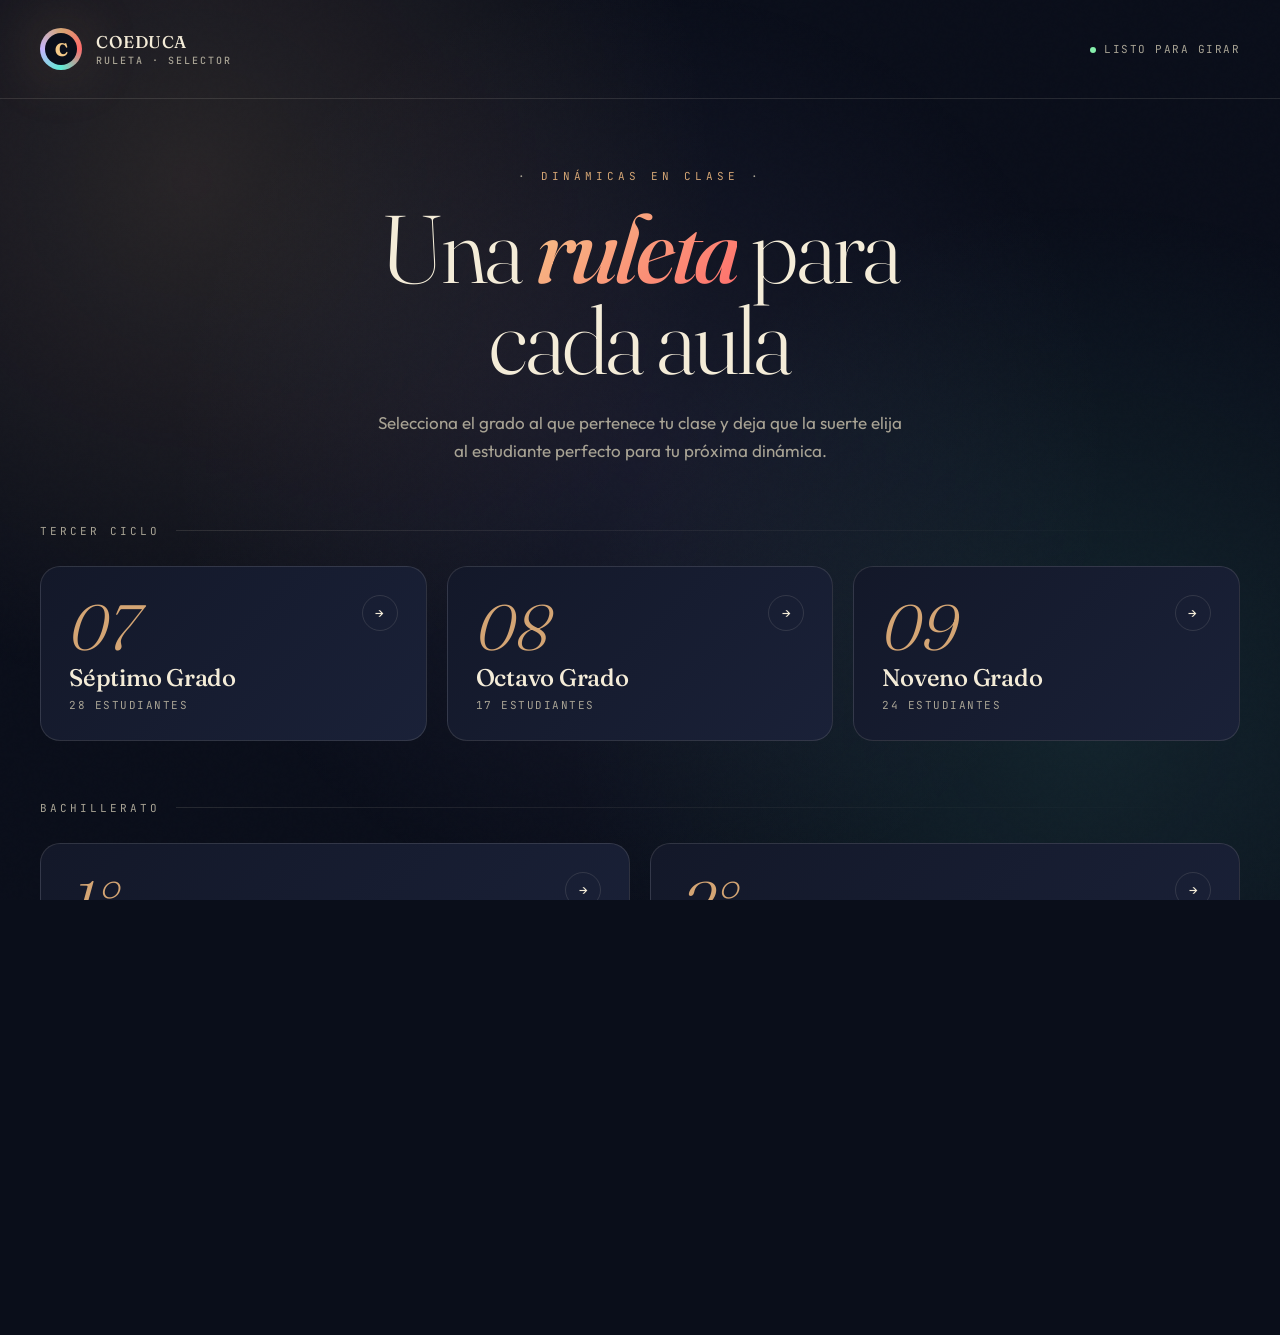
<file: index.html>
<!DOCTYPE html>
<html lang="es">
<head>
<meta charset="UTF-8">
<meta name="viewport" content="width=device-width, initial-scale=1.0">
<title>Ruleta COEDUCA · Selector de Estudiantes</title>
<link rel="preconnect" href="https://fonts.googleapis.com">
<link rel="preconnect" href="https://fonts.gstatic.com" crossorigin>
<link href="https://fonts.googleapis.com/css2?family=Fraunces:ital,opsz,wght@0,9..144,300;0,9..144,500;0,9..144,700;0,9..144,900;1,9..144,500&family=JetBrains+Mono:wght@400;600&family=Outfit:wght@300;400;500;600;700&display=swap" rel="stylesheet">
<style>
  /* ============ RESET & BASE ============ */
  *, *::before, *::after { box-sizing: border-box; margin: 0; padding: 0; }

  :root {
    --bg-deep: #0a0e1a;
    --bg-mid: #131829;
    --bg-soft: #1a2138;
    --ink: #f4ecd8;
    --ink-mute: #a8a394;
    --gold: #d4a574;
    --gold-bright: #f4c989;
    --coral: #ff6b6b;
    --teal: #5eead4;
    --violet: #c4b5fd;
    --rose: #fb7185;
    --amber: #fbbf24;
    --green: #86efac;
    --sky: #7dd3fc;
    --pink: #f9a8d4;
    --line: rgba(244, 236, 216, 0.12);
    --shadow-1: 0 4px 12px rgba(0,0,0,0.25);
    --shadow-2: 0 12px 40px rgba(0,0,0,0.5);
    --shadow-glow: 0 0 60px rgba(212, 165, 116, 0.25);
  }

  html, body {
    height: 100%;
    background: var(--bg-deep);
    color: var(--ink);
    font-family: 'Outfit', sans-serif;
    overflow-x: hidden;
  }

  /* Atmospheric background */
  body::before {
    content: '';
    position: fixed;
    inset: 0;
    background:
      radial-gradient(circle at 15% 20%, rgba(212, 165, 116, 0.15), transparent 40%),
      radial-gradient(circle at 85% 80%, rgba(94, 234, 212, 0.1), transparent 40%),
      radial-gradient(circle at 50% 50%, rgba(196, 181, 253, 0.08), transparent 60%);
    pointer-events: none;
    z-index: 0;
  }

  body::after {
    content: '';
    position: fixed;
    inset: 0;
    background-image: url("data:image/svg+xml,%3Csvg viewBox='0 0 200 200' xmlns='http://www.w3.org/2000/svg'%3E%3Cfilter id='n'%3E%3CfeTurbulence type='fractalNoise' baseFrequency='0.9' numOctaves='2'/%3E%3C/filter%3E%3Crect width='100%25' height='100%25' filter='url(%23n)' opacity='0.5'/%3E%3C/svg%3E");
    opacity: 0.04;
    pointer-events: none;
    z-index: 1;
    mix-blend-mode: overlay;
  }

  /* ============ HEADER ============ */
  .topbar {
    position: relative;
    z-index: 10;
    padding: 28px 40px;
    display: flex;
    justify-content: space-between;
    align-items: center;
    border-bottom: 1px solid var(--line);
  }

  .brand {
    display: flex;
    align-items: center;
    gap: 14px;
  }

  .brand-mark {
    width: 42px;
    height: 42px;
    border-radius: 50%;
    background: conic-gradient(from 0deg, var(--gold), var(--coral), var(--teal), var(--violet), var(--gold));
    display: grid;
    place-items: center;
    font-family: 'Fraunces', serif;
    font-weight: 900;
    color: var(--bg-deep);
    font-size: 18px;
    box-shadow: var(--shadow-glow);
    animation: rotateMark 12s linear infinite;
  }

  @keyframes rotateMark {
    to { transform: rotate(360deg); }
  }

  .brand-mark span {
    background: var(--bg-deep);
    width: 32px; height: 32px;
    border-radius: 50%;
    display: grid; place-items: center;
    color: var(--gold-bright);
    animation: rotateMark 12s linear infinite reverse;
  }

  .brand-text {
    font-family: 'Fraunces', serif;
    font-weight: 500;
    font-size: 17px;
    letter-spacing: 0.5px;
  }

  .brand-text small {
    display: block;
    font-family: 'JetBrains Mono', monospace;
    font-size: 10px;
    letter-spacing: 2px;
    color: var(--ink-mute);
    text-transform: uppercase;
    margin-top: 2px;
  }

  .topbar-right {
    font-family: 'JetBrains Mono', monospace;
    font-size: 11px;
    letter-spacing: 1.5px;
    color: var(--ink-mute);
    text-transform: uppercase;
  }

  .topbar-right .dot {
    display: inline-block;
    width: 6px; height: 6px;
    background: var(--green);
    border-radius: 50%;
    margin-right: 8px;
    animation: pulse 2s ease-in-out infinite;
  }

  @keyframes pulse {
    0%, 100% { opacity: 1; transform: scale(1); }
    50% { opacity: 0.5; transform: scale(0.8); }
  }

  /* ============ MAIN LAYOUT ============ */
  main {
    position: relative;
    z-index: 5;
    max-width: 1400px;
    margin: 0 auto;
    padding: 40px;
  }

  /* ============ HERO / SELECTION ============ */
  .hero {
    text-align: center;
    margin: 30px 0 60px;
    animation: fadeUp 0.8s ease-out;
  }

  @keyframes fadeUp {
    from { opacity: 0; transform: translateY(20px); }
    to { opacity: 1; transform: translateY(0); }
  }

  .eyebrow {
    font-family: 'JetBrains Mono', monospace;
    font-size: 11px;
    letter-spacing: 4px;
    color: var(--gold);
    text-transform: uppercase;
    margin-bottom: 20px;
  }

  .eyebrow::before, .eyebrow::after {
    content: '·';
    margin: 0 12px;
    color: var(--ink-mute);
  }

  h1 {
    font-family: 'Fraunces', serif;
    font-weight: 300;
    font-size: clamp(48px, 8vw, 96px);
    line-height: 0.95;
    letter-spacing: -0.03em;
    margin-bottom: 24px;
  }

  h1 em {
    font-style: italic;
    font-weight: 500;
    background: linear-gradient(135deg, var(--gold-bright), var(--coral));
    -webkit-background-clip: text;
    background-clip: text;
    -webkit-text-fill-color: transparent;
  }

  .lede {
    font-size: 17px;
    color: var(--ink-mute);
    max-width: 540px;
    margin: 0 auto;
    line-height: 1.6;
  }

  /* ============ GRADE GRID ============ */
  .grade-section {
    margin-top: 60px;
  }

  .grade-section-title {
    display: flex;
    align-items: center;
    gap: 16px;
    margin-bottom: 28px;
    font-family: 'JetBrains Mono', monospace;
    font-size: 11px;
    letter-spacing: 3px;
    color: var(--ink-mute);
    text-transform: uppercase;
  }

  .grade-section-title::after {
    content: '';
    flex: 1;
    height: 1px;
    background: linear-gradient(to right, var(--line), transparent);
  }

  .grade-grid {
    display: grid;
    grid-template-columns: repeat(auto-fit, minmax(260px, 1fr));
    gap: 20px;
  }

  .grade-card {
    position: relative;
    background: linear-gradient(135deg, var(--bg-mid), var(--bg-soft));
    border: 1px solid var(--line);
    border-radius: 20px;
    padding: 28px;
    cursor: pointer;
    transition: all 0.4s cubic-bezier(0.34, 1.56, 0.64, 1);
    overflow: hidden;
    text-align: left;
    color: inherit;
    font-family: inherit;
  }

  .grade-card::before {
    content: '';
    position: absolute;
    inset: 0;
    background: radial-gradient(circle at var(--mx, 50%) var(--my, 50%), rgba(212, 165, 116, 0.2), transparent 60%);
    opacity: 0;
    transition: opacity 0.4s;
    pointer-events: none;
  }

  .grade-card:hover {
    transform: translateY(-6px);
    border-color: var(--gold);
    box-shadow: var(--shadow-2), var(--shadow-glow);
  }

  .grade-card:hover::before {
    opacity: 1;
  }

  .grade-card-num {
    font-family: 'Fraunces', serif;
    font-weight: 300;
    font-size: 64px;
    line-height: 1;
    color: var(--gold);
    margin-bottom: 4px;
    font-style: italic;
  }

  .grade-card-title {
    font-family: 'Fraunces', serif;
    font-weight: 500;
    font-size: 24px;
    letter-spacing: -0.01em;
    margin-bottom: 6px;
  }

  .grade-card-meta {
    font-family: 'JetBrains Mono', monospace;
    font-size: 11px;
    letter-spacing: 1.5px;
    color: var(--ink-mute);
    text-transform: uppercase;
  }

  .grade-card-arrow {
    position: absolute;
    top: 28px;
    right: 28px;
    width: 36px;
    height: 36px;
    border: 1px solid var(--line);
    border-radius: 50%;
    display: grid;
    place-items: center;
    transition: all 0.4s;
  }

  .grade-card:hover .grade-card-arrow {
    background: var(--gold);
    border-color: var(--gold);
    color: var(--bg-deep);
    transform: rotate(-45deg);
  }

  /* ============ WHEEL VIEW ============ */
  .wheel-view {
    display: none;
    animation: fadeUp 0.6s ease-out;
  }

  .wheel-view.active {
    display: block;
  }

  .wheel-header {
    display: flex;
    justify-content: space-between;
    align-items: flex-end;
    margin-bottom: 40px;
    flex-wrap: wrap;
    gap: 24px;
  }

  .back-btn {
    background: none;
    border: 1px solid var(--line);
    color: var(--ink);
    padding: 10px 18px;
    border-radius: 100px;
    font-family: 'JetBrains Mono', monospace;
    font-size: 11px;
    letter-spacing: 1.5px;
    text-transform: uppercase;
    cursor: pointer;
    transition: all 0.3s;
    display: inline-flex;
    align-items: center;
    gap: 8px;
  }

  .back-btn:hover {
    background: var(--ink);
    color: var(--bg-deep);
  }

  .wheel-title {
    font-family: 'Fraunces', serif;
    font-weight: 300;
    font-size: clamp(36px, 5vw, 60px);
    letter-spacing: -0.02em;
    line-height: 1;
  }

  .wheel-title em {
    font-style: italic;
    font-weight: 500;
    color: var(--gold-bright);
  }

  .wheel-meta {
    font-family: 'JetBrains Mono', monospace;
    font-size: 11px;
    letter-spacing: 2px;
    color: var(--ink-mute);
    text-transform: uppercase;
    margin-top: 8px;
  }

  .controls {
    display: flex;
    gap: 12px;
    flex-wrap: wrap;
  }

  .ctrl-btn {
    background: rgba(244, 236, 216, 0.05);
    border: 1px solid var(--line);
    color: var(--ink);
    padding: 12px 20px;
    border-radius: 100px;
    font-family: 'Outfit', sans-serif;
    font-weight: 500;
    font-size: 13px;
    cursor: pointer;
    transition: all 0.3s;
    display: inline-flex;
    align-items: center;
    gap: 8px;
  }

  .ctrl-btn:hover {
    background: rgba(244, 236, 216, 0.1);
    border-color: var(--gold);
  }

  .ctrl-btn.active {
    background: var(--gold);
    color: var(--bg-deep);
    border-color: var(--gold);
  }

  /* ============ WHEEL CONTAINER ============ */
  .wheel-stage {
    display: grid;
    grid-template-columns: 1fr 320px;
    gap: 40px;
    align-items: start;
  }

  @media (max-width: 900px) {
    .wheel-stage { grid-template-columns: 1fr; }
  }

  .wheel-container {
    position: relative;
    aspect-ratio: 1;
    max-width: 640px;
    margin: 0 auto;
    width: 100%;
  }

  .wheel-svg {
    width: 100%;
    height: 100%;
    transform: rotate(0deg);
    transition: transform 5s cubic-bezier(0.17, 0.67, 0.12, 0.99);
    filter: drop-shadow(0 20px 40px rgba(0,0,0,0.4));
  }

  .wheel-svg.spinning {
    /* transition handled inline by JS */
  }

  .pointer {
    position: absolute;
    top: -8px;
    left: 50%;
    transform: translateX(-50%);
    width: 50px;
    height: 64px;
    z-index: 5;
    filter: drop-shadow(0 6px 12px rgba(0,0,0,0.5));
  }

  .pointer svg {
    width: 100%;
    height: 100%;
  }

  .wheel-center {
    position: absolute;
    top: 50%;
    left: 50%;
    transform: translate(-50%, -50%);
    width: 90px;
    height: 90px;
    border-radius: 50%;
    background: linear-gradient(135deg, var(--gold-bright), var(--gold));
    display: grid;
    place-items: center;
    cursor: pointer;
    z-index: 4;
    box-shadow: 0 8px 24px rgba(0,0,0,0.4), inset 0 -4px 8px rgba(0,0,0,0.2), inset 0 4px 8px rgba(255,255,255,0.3);
    transition: transform 0.2s;
    border: 4px solid var(--bg-deep);
  }

  .wheel-center:hover {
    transform: translate(-50%, -50%) scale(1.05);
  }

  .wheel-center:active {
    transform: translate(-50%, -50%) scale(0.95);
  }

  .wheel-center.disabled {
    opacity: 0.5;
    pointer-events: none;
  }

  .wheel-center span {
    font-family: 'Fraunces', serif;
    font-weight: 700;
    font-style: italic;
    color: var(--bg-deep);
    font-size: 18px;
    letter-spacing: -0.02em;
  }

  /* ============ SIDEBAR ============ */
  .sidebar {
    background: var(--bg-mid);
    border: 1px solid var(--line);
    border-radius: 20px;
    padding: 28px;
    position: sticky;
    top: 20px;
  }

  .sidebar-title {
    font-family: 'JetBrains Mono', monospace;
    font-size: 11px;
    letter-spacing: 2.5px;
    color: var(--ink-mute);
    text-transform: uppercase;
    margin-bottom: 20px;
  }

  .stats-row {
    display: grid;
    grid-template-columns: 1fr 1fr;
    gap: 12px;
    margin-bottom: 24px;
  }

  .stat {
    background: var(--bg-deep);
    border-radius: 14px;
    padding: 16px;
    text-align: center;
  }

  .stat-num {
    font-family: 'Fraunces', serif;
    font-weight: 500;
    font-size: 32px;
    color: var(--gold);
    line-height: 1;
  }

  .stat-label {
    font-family: 'JetBrains Mono', monospace;
    font-size: 9px;
    letter-spacing: 1.5px;
    color: var(--ink-mute);
    text-transform: uppercase;
    margin-top: 6px;
  }

  .student-list {
    max-height: 380px;
    overflow-y: auto;
    border-top: 1px solid var(--line);
    padding-top: 16px;
  }

  .student-list::-webkit-scrollbar { width: 4px; }
  .student-list::-webkit-scrollbar-track { background: transparent; }
  .student-list::-webkit-scrollbar-thumb { background: var(--gold); border-radius: 2px; }

  .student-item {
    padding: 8px 0;
    font-size: 13px;
    color: var(--ink-mute);
    border-bottom: 1px solid var(--line);
    display: flex;
    justify-content: space-between;
    align-items: center;
    transition: color 0.3s;
  }

  .student-item:last-child {
    border-bottom: none;
  }

  .student-item.active {
    color: var(--gold-bright);
    font-weight: 500;
  }

  .student-item.removed {
    text-decoration: line-through;
    opacity: 0.4;
  }

  .student-item .badge {
    background: var(--coral);
    color: white;
    font-size: 9px;
    padding: 2px 6px;
    border-radius: 8px;
    font-weight: 600;
  }

  /* ============ RESULT MODAL ============ */
  .result-overlay {
    position: fixed;
    inset: 0;
    background: rgba(10, 14, 26, 0.85);
    backdrop-filter: blur(20px);
    display: none;
    align-items: center;
    justify-content: center;
    z-index: 100;
    animation: fadeIn 0.4s;
  }

  .result-overlay.active {
    display: flex;
  }

  @keyframes fadeIn {
    from { opacity: 0; }
    to { opacity: 1; }
  }

  .result-card {
    background: linear-gradient(135deg, var(--bg-mid), var(--bg-soft));
    border: 1px solid var(--gold);
    border-radius: 28px;
    padding: 60px 50px;
    text-align: center;
    max-width: 500px;
    width: 90%;
    position: relative;
    animation: popIn 0.6s cubic-bezier(0.34, 1.56, 0.64, 1);
    box-shadow: var(--shadow-2), var(--shadow-glow);
  }

  @keyframes popIn {
    from { opacity: 0; transform: scale(0.8) translateY(40px); }
    to { opacity: 1; transform: scale(1) translateY(0); }
  }

  .result-card::before {
    content: '✦';
    position: absolute;
    top: 24px;
    left: 50%;
    transform: translateX(-50%);
    color: var(--gold);
    font-size: 24px;
  }

  .result-eyebrow {
    font-family: 'JetBrains Mono', monospace;
    font-size: 10px;
    letter-spacing: 4px;
    color: var(--gold);
    text-transform: uppercase;
    margin-bottom: 16px;
  }

  .result-name {
    font-family: 'Fraunces', serif;
    font-weight: 400;
    font-style: italic;
    font-size: clamp(36px, 6vw, 56px);
    line-height: 1.05;
    background: linear-gradient(135deg, var(--gold-bright), var(--coral));
    -webkit-background-clip: text;
    background-clip: text;
    -webkit-text-fill-color: transparent;
    margin-bottom: 20px;
    letter-spacing: -0.02em;
  }

  .result-meta {
    font-family: 'JetBrains Mono', monospace;
    font-size: 11px;
    letter-spacing: 2px;
    color: var(--ink-mute);
    text-transform: uppercase;
    margin-bottom: 32px;
  }

  .result-actions {
    display: flex;
    gap: 12px;
    justify-content: center;
    flex-wrap: wrap;
  }

  .result-btn {
    padding: 14px 28px;
    border-radius: 100px;
    font-family: 'Outfit', sans-serif;
    font-weight: 500;
    font-size: 13px;
    cursor: pointer;
    border: 1px solid var(--line);
    background: transparent;
    color: var(--ink);
    transition: all 0.3s;
  }

  .result-btn:hover {
    background: rgba(244, 236, 216, 0.1);
  }

  .result-btn.primary {
    background: var(--gold);
    color: var(--bg-deep);
    border-color: var(--gold);
    font-weight: 600;
  }

  .result-btn.primary:hover {
    background: var(--gold-bright);
  }

  /* ============ CONFIG MODAL ============ */
  .config-overlay {
    position: fixed;
    inset: 0;
    background: rgba(10, 14, 26, 0.85);
    backdrop-filter: blur(20px);
    display: none;
    align-items: center;
    justify-content: center;
    z-index: 99;
    animation: fadeIn 0.3s;
  }

  .config-overlay.active {
    display: flex;
  }

  .config-card {
    background: var(--bg-mid);
    border: 1px solid var(--line);
    border-radius: 24px;
    padding: 40px;
    max-width: 480px;
    width: 90%;
    animation: popIn 0.4s cubic-bezier(0.34, 1.56, 0.64, 1);
  }

  .config-title {
    font-family: 'Fraunces', serif;
    font-weight: 500;
    font-size: 32px;
    margin-bottom: 8px;
    letter-spacing: -0.02em;
  }

  .config-subtitle {
    font-size: 14px;
    color: var(--ink-mute);
    margin-bottom: 32px;
    line-height: 1.5;
  }

  .toggle-row {
    display: flex;
    justify-content: space-between;
    align-items: center;
    padding: 20px 0;
    border-top: 1px solid var(--line);
  }

  .toggle-row:last-of-type {
    border-bottom: 1px solid var(--line);
    margin-bottom: 32px;
  }

  .toggle-label {
    flex: 1;
    padding-right: 20px;
  }

  .toggle-label-title {
    font-family: 'Fraunces', serif;
    font-weight: 500;
    font-size: 17px;
    margin-bottom: 4px;
  }

  .toggle-label-desc {
    font-size: 13px;
    color: var(--ink-mute);
    line-height: 1.5;
  }

  .toggle {
    position: relative;
    width: 52px;
    height: 30px;
    background: var(--bg-deep);
    border-radius: 100px;
    cursor: pointer;
    transition: background 0.3s;
    border: 1px solid var(--line);
    flex-shrink: 0;
  }

  .toggle.on {
    background: var(--gold);
    border-color: var(--gold);
  }

  .toggle::after {
    content: '';
    position: absolute;
    top: 3px;
    left: 3px;
    width: 22px;
    height: 22px;
    border-radius: 50%;
    background: var(--ink);
    transition: transform 0.3s cubic-bezier(0.34, 1.56, 0.64, 1);
  }

  .toggle.on::after {
    background: var(--bg-deep);
    transform: translateX(22px);
  }

  .config-actions {
    display: flex;
    gap: 12px;
  }

  .config-actions .result-btn {
    flex: 1;
  }

  /* ============ CONFETTI ============ */
  .confetti-piece {
    position: fixed;
    width: 10px;
    height: 14px;
    z-index: 200;
    pointer-events: none;
    will-change: transform;
  }

  /* ============ MOBILE ============ */
  @media (max-width: 640px) {
    .topbar { padding: 20px; }
    main { padding: 20px; }
    .wheel-header { flex-direction: column; align-items: flex-start; }
    .topbar-right { display: none; }
  }
</style>
</head>
<body>

<header class="topbar">
  <div class="brand">
    <div class="brand-mark"><span>C</span></div>
    <div class="brand-text">
      COEDUCA
      <small>Ruleta · Selector</small>
    </div>
  </div>
  <div class="topbar-right">
    <span class="dot"></span>Listo para girar
  </div>
</header>

<main>
  <!-- =============== VIEW 1: GRADE SELECTION =============== -->
  <section id="selectionView">
    <div class="hero">
      <div class="eyebrow">Dinámicas en Clase</div>
      <h1>Una <em>ruleta</em> para<br>cada aula</h1>
      <p class="lede">Selecciona el grado al que pertenece tu clase y deja que la suerte elija al estudiante perfecto para tu próxima dinámica.</p>
    </div>

    <div class="grade-section">
      <div class="grade-section-title">Tercer Ciclo</div>
      <div class="grade-grid" id="gradeGrid1"></div>
    </div>

    <div class="grade-section">
      <div class="grade-section-title">Bachillerato</div>
      <div class="grade-grid" id="gradeGrid2"></div>
    </div>

    <div class="grade-section">
      <div class="grade-section-title">Especiales</div>
      <div class="grade-grid" id="gradeGrid3"></div>
    </div>
  </section>

  <!-- =============== VIEW 2: WHEEL =============== -->
  <section id="wheelView" class="wheel-view">
    <div class="wheel-header">
      <div>
        <button class="back-btn" id="backBtn">← Cambiar aula</button>
        <h2 class="wheel-title" style="margin-top: 16px;">Ruleta de <em id="currentGradeName">—</em></h2>
        <div class="wheel-meta" id="currentGradeMeta">— estudiantes</div>
      </div>
      <div class="controls">
        <button class="ctrl-btn" id="configBtn">⚙ Configurar</button>
        <button class="ctrl-btn" id="resetBtn">↻ Reiniciar</button>
      </div>
    </div>

    <div class="wheel-stage">
      <div class="wheel-container">
        <div class="pointer">
          <svg viewBox="0 0 50 64" xmlns="http://www.w3.org/2000/svg">
            <defs>
              <linearGradient id="ptrGrad" x1="0" y1="0" x2="0" y2="1">
                <stop offset="0%" stop-color="#f4c989"/>
                <stop offset="100%" stop-color="#d4a574"/>
              </linearGradient>
            </defs>
            <path d="M25 60 L5 10 Q25 0 45 10 Z" fill="url(#ptrGrad)" stroke="#0a0e1a" stroke-width="2"/>
            <circle cx="25" cy="14" r="4" fill="#0a0e1a"/>
          </svg>
        </div>
        <svg class="wheel-svg" id="wheel" viewBox="-200 -200 400 400" xmlns="http://www.w3.org/2000/svg"></svg>
        <div class="wheel-center" id="spinBtn"><span>GIRAR</span></div>
      </div>

      <aside class="sidebar">
        <div class="sidebar-title">Estado de la ruleta</div>
        <div class="stats-row">
          <div class="stat">
            <div class="stat-num" id="statTotal">0</div>
            <div class="stat-label">En la ruleta</div>
          </div>
          <div class="stat">
            <div class="stat-num" id="statRemoved">0</div>
            <div class="stat-label">Eliminados</div>
          </div>
        </div>
        <div class="sidebar-title">Lista de estudiantes</div>
        <div class="student-list" id="studentList"></div>
      </aside>
    </div>
  </section>
</main>

<!-- =============== RESULT MODAL =============== -->
<div class="result-overlay" id="resultOverlay">
  <div class="result-card">
    <div class="result-eyebrow">✦ La suerte ha elegido a ✦</div>
    <div class="result-name" id="resultName">—</div>
    <div class="result-meta" id="resultMeta">—</div>
    <div class="result-actions">
      <button class="result-btn" id="resultClose">Cerrar</button>
      <button class="result-btn primary" id="resultSpinAgain">Girar de nuevo</button>
    </div>
  </div>
</div>

<!-- =============== CONFIG MODAL =============== -->
<div class="config-overlay" id="configOverlay">
  <div class="config-card">
    <div class="config-title">Configurar ruleta</div>
    <div class="config-subtitle">Ajusta el comportamiento de la ruleta para esta aula. Los cambios se aplican al instante.</div>

    <div class="toggle-row">
      <div class="toggle-label">
        <div class="toggle-label-title">Eliminar al ganador</div>
        <div class="toggle-label-desc">El estudiante que sale es retirado de la ruleta para no repetirlo en próximos giros.</div>
      </div>
      <div class="toggle" id="toggleRemove"></div>
    </div>

    <div class="toggle-row">
      <div class="toggle-label">
        <div class="toggle-label-title">Duplicar estudiantes</div>
        <div class="toggle-label-desc">Cada estudiante aparece dos veces en la ruleta, duplicando sus probabilidades.</div>
      </div>
      <div class="toggle" id="toggleDouble"></div>
    </div>

    <div class="config-actions">
      <button class="result-btn primary" id="configClose">Listo</button>
    </div>
  </div>
</div>

<script>
// ============ STUDENT DATA ============
const STUDENTS = {
  "1999": { name: "José Eliseo Martínez", grade: "Maestro" },
  "20176653": { name: "Karen Aguilero", grade: "Séptimo" }, "20176654": { name: "Moisés Alfaro", grade: "Séptimo" },
  "20176658": { name: "Tania Barrera", grade: "Séptimo" }, "20316947": { name: "Gisselle Bonilla", grade: "Séptimo" },
  "20176659": { name: "Adonay Castillo", grade: "Séptimo" }, "20182709": { name: "Esperanza Chirino", grade: "Séptimo" },
  "20176660": { name: "Reyna Chirino", grade: "Séptimo" }, "20316949": { name: "Edwar Martínez", grade: "Séptimo" },
  "20298183": { name: "Andrea Anzora", grade: "Séptimo" }, "20062372": { name: "Paola Serrano", grade: "Séptimo" },
  "20298185": { name: "Víctor Flores", grade: "Séptimo" }, "20199089": { name: "Ariel Fuentes", grade: "Séptimo" },
  "20182722": { name: "Daniela Henríquez", grade: "Séptimo" }, "20141583": { name: "Geovanny Jiménez", grade: "Séptimo" },
  "20138865": { name: "Manuel Jiménez", grade: "Séptimo" }, "20298188": { name: "Génesis Maldonado", grade: "Séptimo" },
  "20062488": { name: "Fredis Maravilla", grade: "Séptimo" }, "20182730": { name: "Cristofer Martínez", grade: "Séptimo" },
  "20062492": { name: "Marlon Mena", grade: "Séptimo" }, "20298191": { name: "Enrique Paredes", grade: "Séptimo" },
  "10000395": { name: "Valeria Portillo", grade: "Séptimo" }, "20298192": { name: "Naomi Ramírez", grade: "Séptimo" },
  "20298195": { name: "Karla Ríos", grade: "Séptimo" }, "20298194": { name: "Marcela Rivas", grade: "Séptimo" },
  "20176670": { name: "Azariel Rivas", grade: "Séptimo" }, "20316951": { name: "Axel Romero", grade: "Séptimo" },
  "20171117": { name: "Arlette Sánchez", grade: "Séptimo" }, "20298196": { name: "Magdalena Servellón", grade: "Séptimo" },
  "20176655": { name: "Genesis Martinez", grade: "Octavo" }, "20176656": { name: "Karen Barrera", grade: "Octavo" },
  "20176657": { name: "Geremy Barrera", grade: "Octavo" }, "20176661": { name: "Gustavo Corvera", grade: "Octavo" },
  "20138869": { name: "Diego Corvera", grade: "Octavo" }, "20176662": { name: "Pedro Corvera", grade: "Octavo" },
  "20176663": { name: "Rafael Corvera", grade: "Octavo" }, "10065035": { name: "Justin Duran", grade: "Octavo" },
  "20176664": { name: "Hector Gonzalez", grade: "Octavo" }, "20305579": { name: "Estiven Henriquez", grade: "Octavo" },
  "20305581": { name: "Keily Manueles", grade: "Octavo" }, "20176667": { name: "Gisela Martinez", grade: "Octavo" },
  "20176668": { name: "Osiel Martinez", grade: "Octavo" }, "20179890": { name: "Vladimir Mejia", grade: "Octavo" },
  "20179891": { name: "Raul Melendez", grade: "Octavo" }, "20293665": { name: "Katherine Perez", grade: "Octavo" },
  "20305583": { name: "Samuel Rivas", grade: "Octavo" },
  "20062471": { name: "Diego Aguilero", grade: "Noveno" }, "19967142": { name: "Darwin Alfaro", grade: "Noveno" },
  "19971566": { name: "Dayana Angulo", grade: "Noveno" }, "19971565": { name: "Yesenia Angulo", grade: "Noveno" },
  "19967143": { name: "Marlon Barrera", grade: "Noveno" }, "20062474": { name: "Cesar David", grade: "Noveno" },
  "19967145": { name: "Oscar Fuentes", grade: "Noveno" }, "19967146": { name: "Elizabeth Canas", grade: "Noveno" },
  "19934096": { name: "Gisela Cordova", grade: "Noveno" }, "19934095": { name: "Ingrid Cordova", grade: "Noveno" },
  "4210274":  { name: "Pedro Escamilla", grade: "Noveno" }, "20200673": { name: "Michel Escobar", grade: "Noveno" },
  "20062484": { name: "Wendy Garcia", grade: "Noveno" }, "19934098": { name: "Adonay Hernandez", grade: "Noveno" },
  "19967150": { name: "Anggie Lopez", grade: "Noveno" }, "20062486": { name: "Rosa Maldonado", grade: "Noveno" },
  "20062489": { name: "Ernesto Martinez", grade: "Noveno" }, "19976021": { name: "Damary Martinez", grade: "Noveno" },
  "20023247": { name: "Alexandra Monterroza", grade: "Noveno" }, "19976024": { name: "Anahy Munoz", grade: "Noveno" },
  "20062495": { name: "Carolina Osorio", grade: "Noveno" }, "19956103": { name: "Griseida Perez", grade: "Noveno" },
  "20062498": { name: "Silvia Ramos", grade: "Noveno" }, "19967154": { name: "Cesar Rivas", grade: "Noveno" },
  "4210278":  { name: "Melisa Barahona", grade: "Primer Año" }, "4210264":  { name: "Jasmin Barahona", grade: "Primer Año" },
  "19967144": { name: "Andrea Barrera", grade: "Primer Año" }, "20068438": { name: "Keiry Bonilla", grade: "Primer Año" },
  "4210262":  { name: "Maria Luz Cordova", grade: "Primer Año" }, "19843597": { name: "Bryan Miguel Flores", grade: "Primer Año" },
  "4210272":  { name: "Ernesto Fuentes", grade: "Primer Año" }, "19967158": { name: "Liliana Hernandez", grade: "Primer Año" },
  "4210284":  { name: "Yeferson Maravilla", grade: "Primer Año" }, "19934099": { name: "Wilfredo Martinez", grade: "Primer Año" },
  "19967161": { name: "Rocio Mejia", grade: "Primer Año" }, "19967151": { name: "Yaquelin Montano", grade: "Primer Año" },
  "20062496": { name: "Katherinne Palma", grade: "Primer Año" }, "19788973": { name: "Alexandra Portillo", grade: "Primer Año" },
  "3167629":  { name: "Keren Portillo", grade: "Primer Año" }, "19967163": { name: "Maria Jose", grade: "Primer Año" },
  "4210259":  { name: "Kennedy Ramirez", grade: "Primer Año" }, "4210276":  { name: "Fernanda Rivas", grade: "Primer Año" },
  "20062499": { name: "Wilian Rivera", grade: "Primer Año" }, "6954866":  { name: "Erika Rodriguez", grade: "Primer Año" },
  "4210263":  { name: "Isaias Romero", grade: "Primer Año" },
  "4210279":  { name: "Jose Maria Barrera", grade: "Segundo Año" }, "4210254":  { name: "Abel Barrera", grade: "Segundo Año" },
  "2724749":  { name: "Maicol Barrera", grade: "Segundo Año" }, "6473557":  { name: "Estephany Berrios", grade: "Segundo Año" },
  "6473562":  { name: "Amy Canas", grade: "Segundo Año" }, "19724473": { name: "Mauricio Cordova", grade: "Segundo Año" },
  "6473555":  { name: "Oscar Kennedy", grade: "Segundo Año" }, "4210255":  { name: "Estiven Hernandez", grade: "Segundo Año" },
  "1964480":  { name: "Juan David", grade: "Segundo Año" }, "4210256":  { name: "Yuleyde Lopez", grade: "Segundo Año" },
  "5531752":  { name: "Cintia Martinez", grade: "Segundo Año" }, "4210268":  { name: "Wilmer Mejia", grade: "Segundo Año" },
  "2295119":  { name: "Lisbeth Mejia", grade: "Segundo Año" }, "5531765":  { name: "Kevin Monterrosa", grade: "Segundo Año" },
  "2294851":  { name: "Alfredo Osorio", grade: "Segundo Año" }, "19769235": { name: "Angel Quezada", grade: "Segundo Año" },
  "19929938": { name: "Sophia Quinteros", grade: "Segundo Año" }, "4210277":  { name: "Leonel Rivera", grade: "Segundo Año" }
};

// ============ GRADE STRUCTURE ============
const GRADE_GROUPS = {
  ciclo: [
    { id: "Séptimo", num: "07", name: "Séptimo Grado" },
    { id: "Octavo", num: "08", name: "Octavo Grado" },
    { id: "Noveno", num: "09", name: "Noveno Grado" },
  ],
  bachi: [
    { id: "Primer Año", num: "1°", name: "Primer Año" },
    { id: "Segundo Año", num: "2°", name: "Segundo Año" },
  ],
  esp: [
    { id: "Maestro", num: "★", name: "Pruebas / Maestro" },
  ]
};

// Wheel slice colors palette
const PALETTE = ['#d4a574', '#5eead4', '#c4b5fd', '#fb7185', '#fbbf24', '#86efac', '#7dd3fc', '#f9a8d4', '#ff6b6b', '#a78bfa'];

// ============ STATE ============
let state = {
  currentGrade: null,
  allStudents: [],
  activeStudents: [],
  removedIds: new Set(),
  config: { remove: false, double: false },
  spinning: false,
  rotation: 0,
};

// ============ INIT GRADE GRID ============
function buildGradeGrid() {
  const make = (group) => group.map(g => {
    const count = Object.values(STUDENTS).filter(s => s.grade === g.id).length;
    return `
      <button class="grade-card" data-grade="${g.id}">
        <div class="grade-card-num">${g.num}</div>
        <div class="grade-card-title">${g.name}</div>
        <div class="grade-card-meta">${count} estudiantes</div>
        <div class="grade-card-arrow">→</div>
      </button>`;
  }).join('');

  document.getElementById('gradeGrid1').innerHTML = make(GRADE_GROUPS.ciclo);
  document.getElementById('gradeGrid2').innerHTML = make(GRADE_GROUPS.bachi);
  document.getElementById('gradeGrid3').innerHTML = make(GRADE_GROUPS.esp);

  document.querySelectorAll('.grade-card').forEach(card => {
    card.addEventListener('mousemove', e => {
      const rect = card.getBoundingClientRect();
      card.style.setProperty('--mx', ((e.clientX - rect.left) / rect.width * 100) + '%');
      card.style.setProperty('--my', ((e.clientY - rect.top) / rect.height * 100) + '%');
    });
    card.addEventListener('click', () => selectGrade(card.dataset.grade));
  });
}

// ============ SELECT GRADE ============
function selectGrade(grade) {
  state.currentGrade = grade;
  state.allStudents = Object.entries(STUDENTS)
    .filter(([_, s]) => s.grade === grade)
    .map(([id, s]) => ({ id, name: s.name }));
  state.removedIds = new Set();
  state.config = { remove: false, double: false };
  state.rotation = 0;

  document.getElementById('selectionView').style.display = 'none';
  document.getElementById('wheelView').classList.add('active');
  document.getElementById('currentGradeName').textContent = grade;
  document.getElementById('currentGradeMeta').textContent = `${state.allStudents.length} estudiantes`;

  // Open config modal first to let teacher set preferences
  setTimeout(() => openConfig(true), 400);

  rebuildActive();
  drawWheel();
  renderSidebar();
}

// ============ REBUILD ACTIVE LIST ============
function rebuildActive() {
  let list = state.allStudents.filter(s => !state.removedIds.has(s.id));
  if (state.config.double) {
    list = list.flatMap(s => [s, { ...s, _dup: true }]);
  }
  state.activeStudents = list;
}

// ============ DRAW WHEEL ============
function drawWheel() {
  const svg = document.getElementById('wheel');
  const students = state.activeStudents;
  const n = students.length;
  svg.innerHTML = '';

  if (n === 0) {
    svg.innerHTML = `<circle r="190" fill="#1a2138" stroke="#d4a574" stroke-width="2"/>
      <text x="0" y="0" text-anchor="middle" fill="#a8a394" font-family="Fraunces" font-size="24" font-style="italic">Sin estudiantes</text>`;
    return;
  }

  const sliceAngle = (2 * Math.PI) / n;
  const radius = 190;

  // Outer decorative ring
  const ring = document.createElementNS('http://www.w3.org/2000/svg', 'circle');
  ring.setAttribute('r', '195');
  ring.setAttribute('fill', 'none');
  ring.setAttribute('stroke', '#d4a574');
  ring.setAttribute('stroke-width', '1');
  ring.setAttribute('opacity', '0.4');
  svg.appendChild(ring);

  for (let i = 0; i < n; i++) {
    const startAngle = i * sliceAngle - Math.PI / 2;
    const endAngle = startAngle + sliceAngle;
    const x1 = Math.cos(startAngle) * radius;
    const y1 = Math.sin(startAngle) * radius;
    const x2 = Math.cos(endAngle) * radius;
    const y2 = Math.sin(endAngle) * radius;
    const largeArc = sliceAngle > Math.PI ? 1 : 0;

    const path = document.createElementNS('http://www.w3.org/2000/svg', 'path');
    path.setAttribute('d', `M 0 0 L ${x1} ${y1} A ${radius} ${radius} 0 ${largeArc} 1 ${x2} ${y2} Z`);
    path.setAttribute('fill', PALETTE[i % PALETTE.length]);
    path.setAttribute('stroke', '#0a0e1a');
    path.setAttribute('stroke-width', '1.5');
    svg.appendChild(path);

    // Text
    const textAngle = startAngle + sliceAngle / 2;
    const textRadius = radius * 0.62;
    const tx = Math.cos(textAngle) * textRadius;
    const ty = Math.sin(textAngle) * textRadius;
    const rotateDeg = (textAngle * 180 / Math.PI);

    const text = document.createElementNS('http://www.w3.org/2000/svg', 'text');
    text.setAttribute('x', tx);
    text.setAttribute('y', ty);
    text.setAttribute('text-anchor', 'middle');
    text.setAttribute('dominant-baseline', 'middle');
    text.setAttribute('transform', `rotate(${rotateDeg}, ${tx}, ${ty})`);
    text.setAttribute('fill', '#0a0e1a');
    text.setAttribute('font-family', 'Outfit, sans-serif');

    // Adapt font-size and truncation to slice count
    let fontSize = 13;
    let maxChars = 18;
    if (n > 20) { fontSize = 11; maxChars = 14; }
    if (n > 30) { fontSize = 9; maxChars = 11; }
    if (n > 40) { fontSize = 8; maxChars = 9; }

    text.setAttribute('font-size', fontSize);
    text.setAttribute('font-weight', '600');

    let displayName = students[i].name;
    if (displayName.length > maxChars) displayName = displayName.slice(0, maxChars - 1) + '…';
    text.textContent = displayName;
    svg.appendChild(text);
  }

  // Center decorative inner circle (so wheel-center sits perfectly)
  const inner = document.createElementNS('http://www.w3.org/2000/svg', 'circle');
  inner.setAttribute('r', '50');
  inner.setAttribute('fill', '#0a0e1a');
  inner.setAttribute('opacity', '0.3');
  svg.appendChild(inner);
}

// ============ RENDER SIDEBAR ============
function renderSidebar() {
  const total = state.allStudents.length;
  const removed = state.removedIds.size;
  document.getElementById('statTotal').textContent = total - removed;
  document.getElementById('statRemoved').textContent = removed;

  const list = document.getElementById('studentList');
  list.innerHTML = state.allStudents.map(s => {
    const removedCls = state.removedIds.has(s.id) ? 'removed' : '';
    const dupBadge = state.config.double && !state.removedIds.has(s.id) ? '<span class="badge">×2</span>' : '';
    return `<div class="student-item ${removedCls}" data-id="${s.id}">
      <span>${s.name}</span>
      ${dupBadge}
    </div>`;
  }).join('');
}

// ============ SPIN ============
function spin() {
  if (state.spinning || state.activeStudents.length === 0) return;
  state.spinning = true;
  document.getElementById('spinBtn').classList.add('disabled');

  const n = state.activeStudents.length;
  const sliceAngle = 360 / n;
  const winnerIdx = Math.floor(Math.random() * n);
  // Pointer is at top (12 o'clock = -90°). Slice i center is at i*slice + slice/2 starting at -90°.
  // We want winner's slice center to land at -90° (top). So target rotation = -(i*slice + slice/2)
  const targetAngle = -(winnerIdx * sliceAngle + sliceAngle / 2);
  // Add multiple full spins for drama
  const fullSpins = 6 + Math.floor(Math.random() * 3);
  const finalRotation = state.rotation + (fullSpins * 360) + (targetAngle - (state.rotation % 360));

  state.rotation = finalRotation;
  const wheel = document.getElementById('wheel');
  wheel.style.transition = 'transform 5.5s cubic-bezier(0.17, 0.67, 0.12, 0.99)';
  wheel.style.transform = `rotate(${finalRotation}deg)`;

  // Highlight in sidebar progressively (mock spinning effect)
  let tickIdx = 0;
  const ticker = setInterval(() => {
    document.querySelectorAll('.student-item').forEach(el => el.classList.remove('active'));
    const items = document.querySelectorAll('.student-item:not(.removed)');
    if (items.length) {
      items[tickIdx % items.length].classList.add('active');
      tickIdx++;
    }
  }, 80);

  setTimeout(() => {
    clearInterval(ticker);
    document.querySelectorAll('.student-item').forEach(el => el.classList.remove('active'));
    const winner = state.activeStudents[winnerIdx];
    showResult(winner);
    state.spinning = false;
    document.getElementById('spinBtn').classList.remove('disabled');

    if (state.config.remove) {
      state.removedIds.add(winner.id);
      // Slight delay before redrawing so the result feels distinct
      setTimeout(() => {
        // Reset rotation visually (no animation) so wheel is "fresh"
        const wheel = document.getElementById('wheel');
        wheel.style.transition = 'none';
        wheel.style.transform = 'rotate(0deg)';
        state.rotation = 0;
        rebuildActive();
        drawWheel();
        renderSidebar();
      }, 800);
    }
  }, 5600);
}

// ============ RESULT MODAL ============
function showResult(student) {
  document.getElementById('resultName').textContent = student.name;
  document.getElementById('resultMeta').textContent = `${state.currentGrade} · ID ${student.id}`;
  document.getElementById('resultOverlay').classList.add('active');
  fireConfetti();
}

// ============ CONFETTI ============
function fireConfetti() {
  const colors = ['#d4a574', '#5eead4', '#c4b5fd', '#fb7185', '#fbbf24', '#86efac', '#f9a8d4'];
  const count = 80;
  for (let i = 0; i < count; i++) {
    const piece = document.createElement('div');
    piece.className = 'confetti-piece';
    piece.style.background = colors[Math.floor(Math.random() * colors.length)];
    piece.style.left = (50 + (Math.random() - 0.5) * 30) + '%';
    piece.style.top = '50%';
    piece.style.borderRadius = Math.random() > 0.5 ? '50%' : '2px';
    document.body.appendChild(piece);

    const angle = (Math.random() * Math.PI * 2);
    const velocity = 200 + Math.random() * 400;
    const dx = Math.cos(angle) * velocity;
    const dy = Math.sin(angle) * velocity - 200;
    const rot = (Math.random() - 0.5) * 720;
    const dur = 1500 + Math.random() * 1500;

    piece.animate([
      { transform: 'translate(0,0) rotate(0deg)', opacity: 1 },
      { transform: `translate(${dx}px, ${dy + 600}px) rotate(${rot}deg)`, opacity: 0 }
    ], { duration: dur, easing: 'cubic-bezier(0.2, 0.6, 0.4, 1)' });

    setTimeout(() => piece.remove(), dur);
  }
}

// ============ CONFIG MODAL ============
function openConfig(initial = false) {
  document.getElementById('configOverlay').classList.add('active');
  syncToggles();
}
function closeConfig() {
  document.getElementById('configOverlay').classList.remove('active');
}
function syncToggles() {
  document.getElementById('toggleRemove').classList.toggle('on', state.config.remove);
  document.getElementById('toggleDouble').classList.toggle('on', state.config.double);
}

// ============ EVENTS ============
document.addEventListener('DOMContentLoaded', () => {
  buildGradeGrid();

  document.getElementById('backBtn').addEventListener('click', () => {
    document.getElementById('wheelView').classList.remove('active');
    document.getElementById('selectionView').style.display = '';
  });

  document.getElementById('spinBtn').addEventListener('click', spin);

  document.getElementById('configBtn').addEventListener('click', () => openConfig());
  document.getElementById('configClose').addEventListener('click', closeConfig);
  document.getElementById('configOverlay').addEventListener('click', e => {
    if (e.target.id === 'configOverlay') closeConfig();
  });

  document.getElementById('toggleRemove').addEventListener('click', () => {
    state.config.remove = !state.config.remove;
    syncToggles();
  });
  document.getElementById('toggleDouble').addEventListener('click', () => {
    state.config.double = !state.config.double;
    syncToggles();
    rebuildActive();
    // Reset wheel rotation when count changes
    const wheel = document.getElementById('wheel');
    wheel.style.transition = 'none';
    wheel.style.transform = 'rotate(0deg)';
    state.rotation = 0;
    drawWheel();
    renderSidebar();
  });

  document.getElementById('resetBtn').addEventListener('click', () => {
    state.removedIds = new Set();
    rebuildActive();
    const wheel = document.getElementById('wheel');
    wheel.style.transition = 'none';
    wheel.style.transform = 'rotate(0deg)';
    state.rotation = 0;
    drawWheel();
    renderSidebar();
  });

  document.getElementById('resultClose').addEventListener('click', () => {
    document.getElementById('resultOverlay').classList.remove('active');
  });
  document.getElementById('resultSpinAgain').addEventListener('click', () => {
    document.getElementById('resultOverlay').classList.remove('active');
    setTimeout(spin, 400);
  });
  document.getElementById('resultOverlay').addEventListener('click', e => {
    if (e.target.id === 'resultOverlay') {
      document.getElementById('resultOverlay').classList.remove('active');
    }
  });
});
</script>

</body>
</html>
</file>
